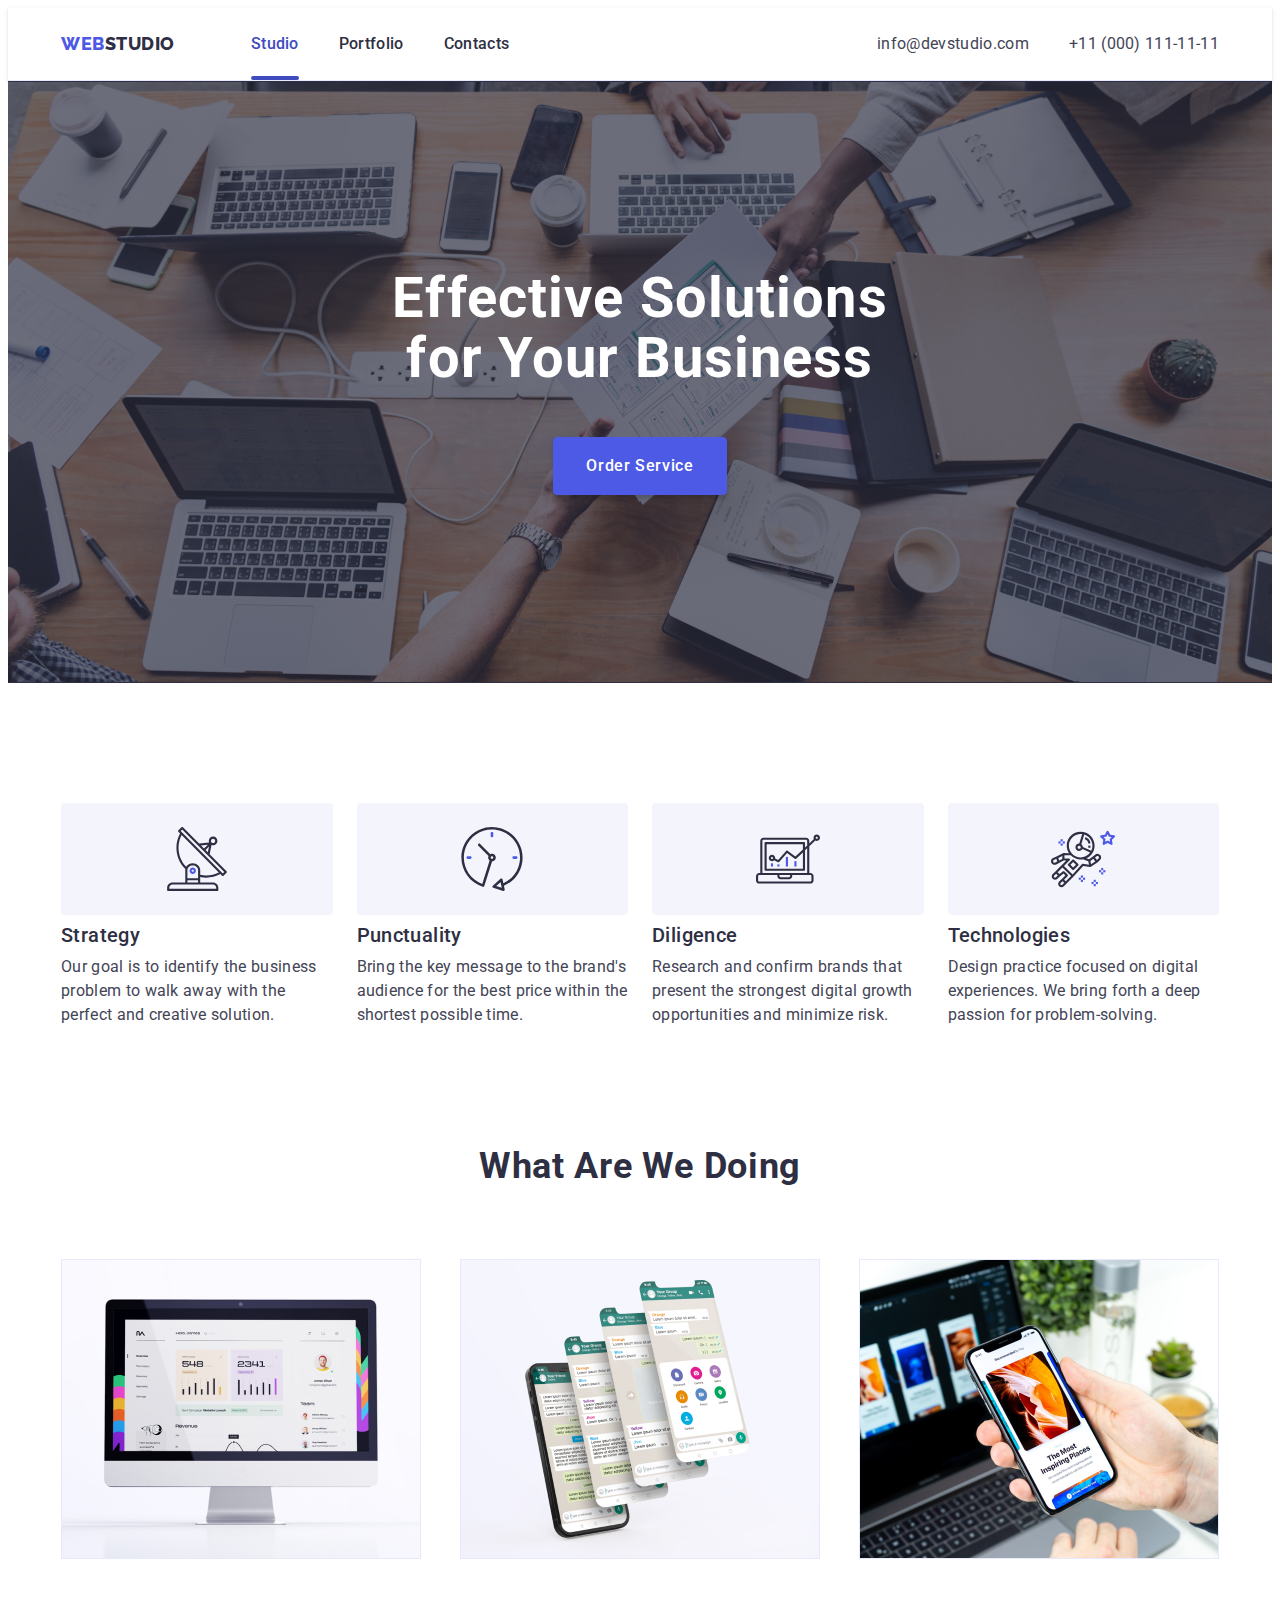
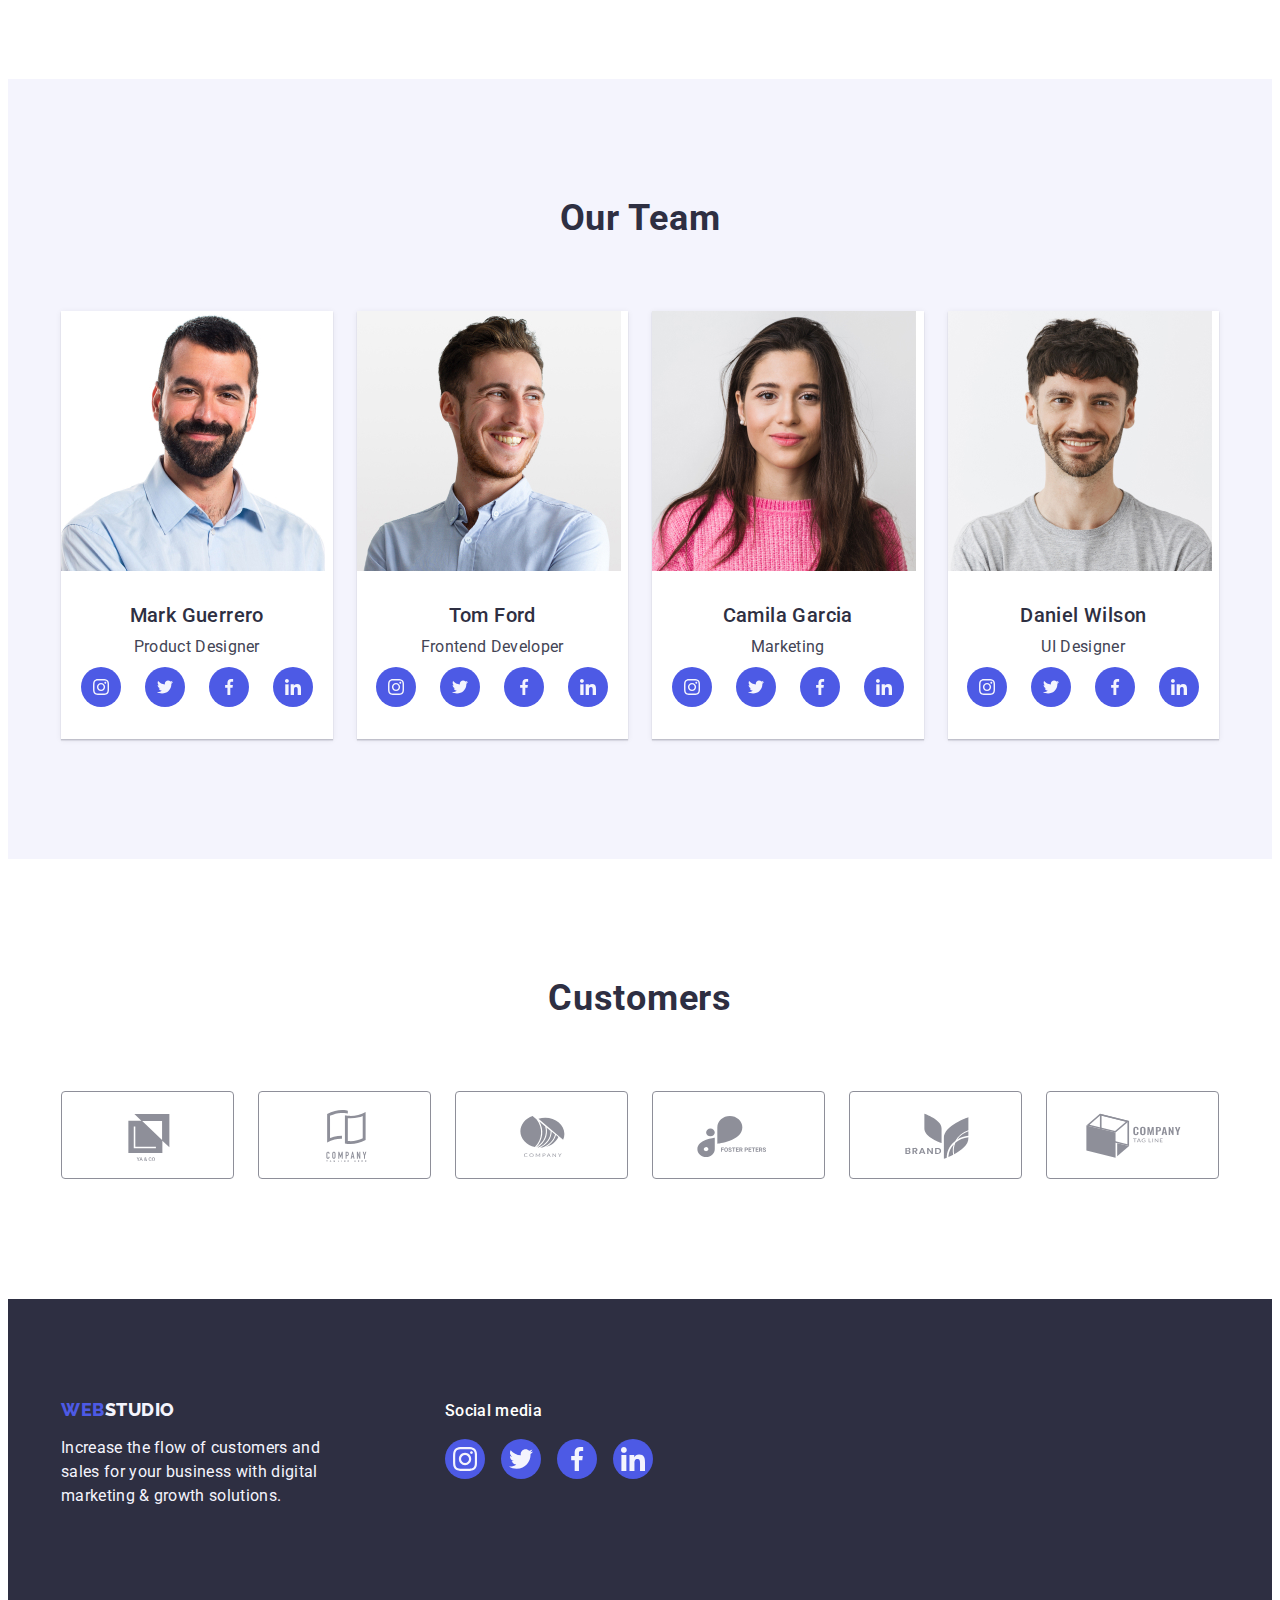
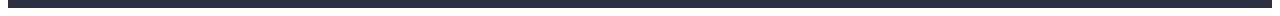
<file: index.html>
<!DOCTYPE html>
<html lang="en">
  <head>
    <meta charset="UTF-8" />
    <meta name="viewport" content="width=device-width, initial-scale=1.0" />
    <title>WebStudio</title>
    <link rel="preconnect" href="https://fonts.googleapis.com" />
    <link rel="preconnect" href="https://fonts.gstatic.com" crossorigin />
    <link
      href="https://fonts.googleapis.com/css2?family=Raleway:wght@800&family=Roboto:wght@400;500;700;900&display=swap"
      rel="stylesheet"
    />
    <link
      rel="stylesheet"
      href="https://cdnjs.cloudflare.com/ajax/libs/modern-normalize/2.0.0/modern-normalize.min.css"
      integrity="sha512-4xo8blKMVCiXpTaLzQSLSw3KFOVPWhm/TRtuPVc4WG6kUgjH6J03IBuG7JZPkcWMxJ5huwaBpOpnwYElP/m6wg=="
      crossorigin="anonymous"
      referrerpolicy="no-referrer"
    />
    <link rel="stylesheet" href="./css/styles.css" />
  </head>
  <body>
    <header class="header">
      <div class="container header-container">
        <nav class="navigation-menu">
          <a href="./index.html" class="logo"
            >Web<span class="logo-dark-accent">Studio</span></a
          >
          <ul class="navigation-menu">
            <li>
              <a href="./index.html" class="navigation-menu-item-link current"
                >Studio</a
              >
            </li>
            <li>
              <a href="./portfolio.html" class="navigation-menu-item-link"
                >Portfolio</a
              >
            </li>
            <li>
              <a href="#contacts" class="navigation-menu-item-link">Contacts</a>
            </li>
          </ul>
        </nav>
        <address>
          <ul class="address-list">
            <li class="address-list-item">
              <a href="mailto:info@devstudio.com">info@devstudio.com</a>
            </li>
            <li class="address-list-item">
              <a href="tel:+110001111111">+11 (000) 111-11-11</a>
            </li>
          </ul>
        </address>
      </div>
    </header>
    <main>
      <!-- #region Hero-->
      <section class="hero-section">
        <div class="container hero-container">
          <h1 class="primary-heading hero-section-heading">
            Effective Solutions for Your Business
          </h1>
          <button type="button" class="button primary-button" data-modal-open>
            Order Service
          </button>
        </div>
      </section>
      <!-- #endregion -->

      <!-- #region Features-->
      <section class="section" id="features">
        <div class="container features-container">
          <h2 class="secondary-heading visually-hidden">Features</h2>
          <ul class="features-list">
            <li class="features-list-item">
              <div class="features-icon">
                <svg width="64px" height="64px">
                  <use href="./images/icons/icons.svg#icon-antenna"></use>
                </svg>
              </div>
              <h3 class="heading-three features-list-item-heading">Strategy</h3>
              <p>
                Our goal is to identify the business problem to walk away with
                the perfect and creative solution.
              </p>
            </li>
            <li class="features-list-item">
              <div class="features-icon">
                <svg width="64px" height="64px">
                  <use href="./images/icons/icons.svg#icon-clock"></use>
                </svg>
              </div>
              <h3 class="heading-three features-list-item-heading">
                Punctuality
              </h3>
              <p>
                Bring the key message to the brand's audience for the best price
                within the shortest possible time.
              </p>
            </li>
            <li class="features-list-item">
              <div class="features-icon">
                <svg width="64px" height="64px">
                  <use href="./images/icons/icons.svg#icon-diagram"></use>
                </svg>
              </div>
              <h3 class="heading-three features-list-item-heading">
                Diligence
              </h3>
              <p>
                Research and confirm brands that present the strongest digital
                growth opportunities and minimize risk.
              </p>
            </li>
            <li class="features-list-item">
              <div class="features-icon">
                <svg width="64px" height="64px">
                  <use href="./images/icons/icons.svg#icon-astronaut"></use>
                </svg>
              </div>
              <h3 class="heading-three features-list-item-heading">
                Technologies
              </h3>
              <p>
                Design practice focused on digital experiences. We bring forth a
                deep passion for problem-solving.
              </p>
            </li>
          </ul>
        </div>
      </section>
      <!-- #endregion -->

      <!-- #region What are we doing-->
      <section id="products" class="products-section">
        <div class="container">
          <h2 class="secondary-heading products-heading">What are we doing</h2>
          <ul class="products-list">
            <li>
              <img
                src="./images/products/img_1.jpg"
                alt="iMac"
                width="360"
                height="300"
              />
            </li>
            <li>
              <img
                src="./images/products/img_2.jpg"
                alt="iPhone"
                width="360"
                height="300"
              />
            </li>
            <li>
              <img
                src="./images/products/img_3.jpg"
                alt="macbook pro"
                width="360"
                height="300"
              />
            </li>
          </ul>
        </div>
      </section>
      <!-- #endregion -->

      <!-- #region Our Team-->
      <section class="section team-section" id="contacts">
        <div class="container team-list-container">
          <h2 class="secondary-heading team-heading">Our Team</h2>
          <ul class="team-cards">
            <li class="team-card-item">
              <img
                src="images/team/mark.jpg"
                alt="Mark Guerrero"
                width="264"
                height="260"
              />
              <div class="team-card-content">
                <h3 class="heading-three team-card-item-header">
                  Mark Guerrero
                </h3>
                <p class="team-card-item-role">Product Designer</p>
                <ul class="team-card-contacts">
                  <li>
                    <a class="team-card-contact-link" href="#" target="_blank">
                      <svg class="team-card-contact-icon">
                        <use
                          href="./images/icons/icons.svg#icon-instagram"
                        ></use>
                      </svg>
                    </a>
                  </li>
                  <li>
                    <a class="team-card-contact-link" href="#" target="_blank">
                      <svg class="team-card-contact-icon">
                        <use href="./images/icons/icons.svg#icon-twitter"></use>
                      </svg>
                    </a>
                  </li>
                  <li>
                    <a class="team-card-contact-link" href="#" target="_blank">
                      <svg class="team-card-contact-icon">
                        <use
                          href="./images/icons/icons.svg#icon-facebook"
                        ></use>
                      </svg>
                    </a>
                  </li>
                  <li>
                    <a class="team-card-contact-link" href="#" target="_blank">
                      <svg class="team-card-contact-icon">
                        <use
                          href="./images/icons/icons.svg#icon-linkedin"
                        ></use>
                      </svg>
                    </a>
                  </li>
                </ul>
              </div>
            </li>
            <li class="team-card-item">
              <img
                src="images/team/tom.jpg"
                alt="Tom Ford"
                width="264"
                height="260"
              />
              <div class="team-card-content">
                <h3 class="heading-three team-card-item-header">Tom Ford</h3>
                <p class="team-card-item-role">Frontend Developer</p>
                <ul class="team-card-contacts">
                  <li>
                    <a class="team-card-contact-link" href="#" target="_blank">
                      <svg class="team-card-contact-icon">
                        <use
                          href="./images/icons/icons.svg#icon-instagram"
                        ></use>
                      </svg>
                    </a>
                  </li>
                  <li>
                    <a class="team-card-contact-link" href="#" target="_blank">
                      <svg class="team-card-contact-icon">
                        <use href="./images/icons/icons.svg#icon-twitter"></use>
                      </svg>
                    </a>
                  </li>
                  <li>
                    <a class="team-card-contact-link" href="#" target="_blank">
                      <svg class="team-card-contact-icon">
                        <use
                          href="./images/icons/icons.svg#icon-facebook"
                        ></use>
                      </svg>
                    </a>
                  </li>
                  <li>
                    <a class="team-card-contact-link" href="#" target="_blank">
                      <svg class="team-card-contact-icon">
                        <use
                          href="./images/icons/icons.svg#icon-linkedin"
                        ></use>
                      </svg>
                    </a>
                  </li>
                </ul>
              </div>
            </li>
            <li class="team-card-item">
              <img
                src="images/team/camilla.jpg"
                alt="Camila Garcia"
                width="264"
                height="260"
              />
              <div class="team-card-content">
                <h3 class="heading-three team-card-item-header">
                  Camila Garcia
                </h3>
                <p class="team-card-item-role">Marketing</p>
                <ul class="team-card-contacts">
                  <li>
                    <a class="team-card-contact-link" href="#" target="_blank">
                      <svg class="team-card-contact-icon">
                        <use
                          href="./images/icons/icons.svg#icon-instagram"
                        ></use>
                      </svg>
                    </a>
                  </li>
                  <li>
                    <a class="team-card-contact-link" href="#" target="_blank">
                      <svg class="team-card-contact-icon">
                        <use href="./images/icons/icons.svg#icon-twitter"></use>
                      </svg>
                    </a>
                  </li>
                  <li>
                    <a class="team-card-contact-link" href="#" target="_blank">
                      <svg class="team-card-contact-icon">
                        <use
                          href="./images/icons/icons.svg#icon-facebook"
                        ></use>
                      </svg>
                    </a>
                  </li>
                  <li>
                    <a class="team-card-contact-link" href="#" target="_blank">
                      <svg class="team-card-contact-icon">
                        <use
                          href="./images/icons/icons.svg#icon-linkedin"
                        ></use>
                      </svg>
                    </a>
                  </li>
                </ul>
              </div>
            </li>
            <li class="team-card-item">
              <img
                src="images/team/daniel.jpg"
                alt="Daniel Wilson"
                width="264"
                height="260"
              />
              <div class="team-card-content">
                <h3 class="heading-three team-card-item-header">
                  Daniel Wilson
                </h3>
                <p class="team-card-item-role">UI Designer</p>
                <ul class="team-card-contacts">
                  <li>
                    <a class="team-card-contact-link" href="#" target="_blank">
                      <svg class="team-card-contact-icon">
                        <use
                          href="./images/icons/icons.svg#icon-instagram"
                        ></use>
                      </svg>
                    </a>
                  </li>
                  <li>
                    <a class="team-card-contact-link" href="#" target="_blank">
                      <svg class="team-card-contact-icon">
                        <use href="./images/icons/icons.svg#icon-twitter"></use>
                      </svg>
                    </a>
                  </li>
                  <li>
                    <a class="team-card-contact-link" href="#" target="_blank">
                      <svg class="team-card-contact-icon">
                        <use
                          href="./images/icons/icons.svg#icon-facebook"
                        ></use>
                      </svg>
                    </a>
                  </li>
                  <li>
                    <a class="team-card-contact-link" href="#" target="_blank">
                      <svg class="team-card-contact-icon">
                        <use
                          href="./images/icons/icons.svg#icon-linkedin"
                        ></use>
                      </svg>
                    </a>
                  </li>
                </ul>
              </div>
            </li>
          </ul>
        </div>
      </section>
      <!-- #endregion -->

      <!-- #region Customers-->
      <section class="section customers-section">
        <div class="container">
          <h2 class="secondary-heading customers-heading">Customers</h2>
          <ul class="customers-list">
            <li class="customers-list-item">
              <a class="customers-list-link" href="#" target="_blank">
                <svg class="customers-list-icon" width="104px" height="56px">
                  <use
                    href="./images/icons/icons.svg#icon-customer-ya-n-co"
                  ></use>
                </svg>
              </a>
            </li>
            <li class="customers-list-item">
              <a class="customers-list-link" href="#" target="_blank">
                <svg class="customers-list-icon" width="104px" height="56px">
                  <use
                    href="./images/icons/icons.svg#icon-customer-tagline-here"
                  ></use>
                </svg>
              </a>
            </li>
            <li class="customers-list-item">
              <a class="customers-list-link" href="#" target="_blank">
                <svg class="customers-list-icon" width="104px" height="56px">
                  <use
                    href="./images/icons/icons.svg#icon-customer-slice"
                  ></use>
                </svg>
              </a>
            </li>
            <li class="customers-list-item">
              <a class="customers-list-link" href="#" target="_blank">
                <svg class="customers-list-icon" width="104px" height="56px">
                  <use
                    href="./images/icons/icons.svg#icon-customer-foster-peters"
                  ></use>
                </svg>
              </a>
            </li>
            <li class="customers-list-item">
              <a class="customers-list-link" href="#" target="_blank">
                <svg class="customers-list-icon" width="104px" height="56px">
                  <use
                    href="./images/icons/icons.svg#icon-customer-brand"
                  ></use>
                </svg>
              </a>
            </li>
            <li class="customers-list-item">
              <a class="customers-list-link" href="#" target="_blank">
                <svg class="customers-list-icon" width="104px" height="56px">
                  <use
                    href="./images/icons/icons.svg#icon-customer-tagline"
                  ></use>
                </svg>
              </a>
            </li>
          </ul>
        </div>
      </section>
      <!-- #endregion -->
    </main>
    <footer class="footer">
      <div class="container footer-container">
        <div>
          <a href="./index.html" class="logo footer-logo">
            Web<span class="logo-light-accent">Studio</span></a
          >
          <p class="footer-text">
            Increase the flow of customers and sales for your business with
            digital marketing & growth solutions.
          </p>
        </div>

        <div class="social-media-links">
          <p>Social media</p>
          <ul class="social-media-list">
            <li>
              <a class="social-media-link" href="#" target="_blank">
                <svg class="social-media-icon">
                  <use href="./images/icons/icons.svg#icon-instagram"></use>
                </svg>
              </a>
            </li>
            <li>
              <a class="social-media-link" href="#" target="_blank">
                <svg class="social-media-icon">
                  <use href="./images/icons/icons.svg#icon-twitter"></use>
                </svg>
              </a>
            </li>
            <li>
              <a class="social-media-link" href="#" target="_blank">
                <svg class="social-media-icon">
                  <use href="./images/icons/icons.svg#icon-facebook"></use>
                </svg>
              </a>
            </li>
            <li>
              <a class="social-media-link" href="#" target="_blank">
                <svg class="social-media-icon">
                  <use href="./images/icons/icons.svg#icon-linkedin"></use>
                </svg>
              </a>
            </li>
          </ul>
        </div>
      </div>
    </footer>

    <div class="backdrop is-hidden" data-modal>
      <div class="modal">
        <button class="modal-close-button" data-modal-close>
          <svg class="modal-close-button-cross" width="8" height="8">
            <use href="./images/icons/icons.svg#cross"></use>
          </svg>
        </button>
      </div>
    </div>

    <script src="./js/modal.js"></script>
  </body>
</html>
</file>
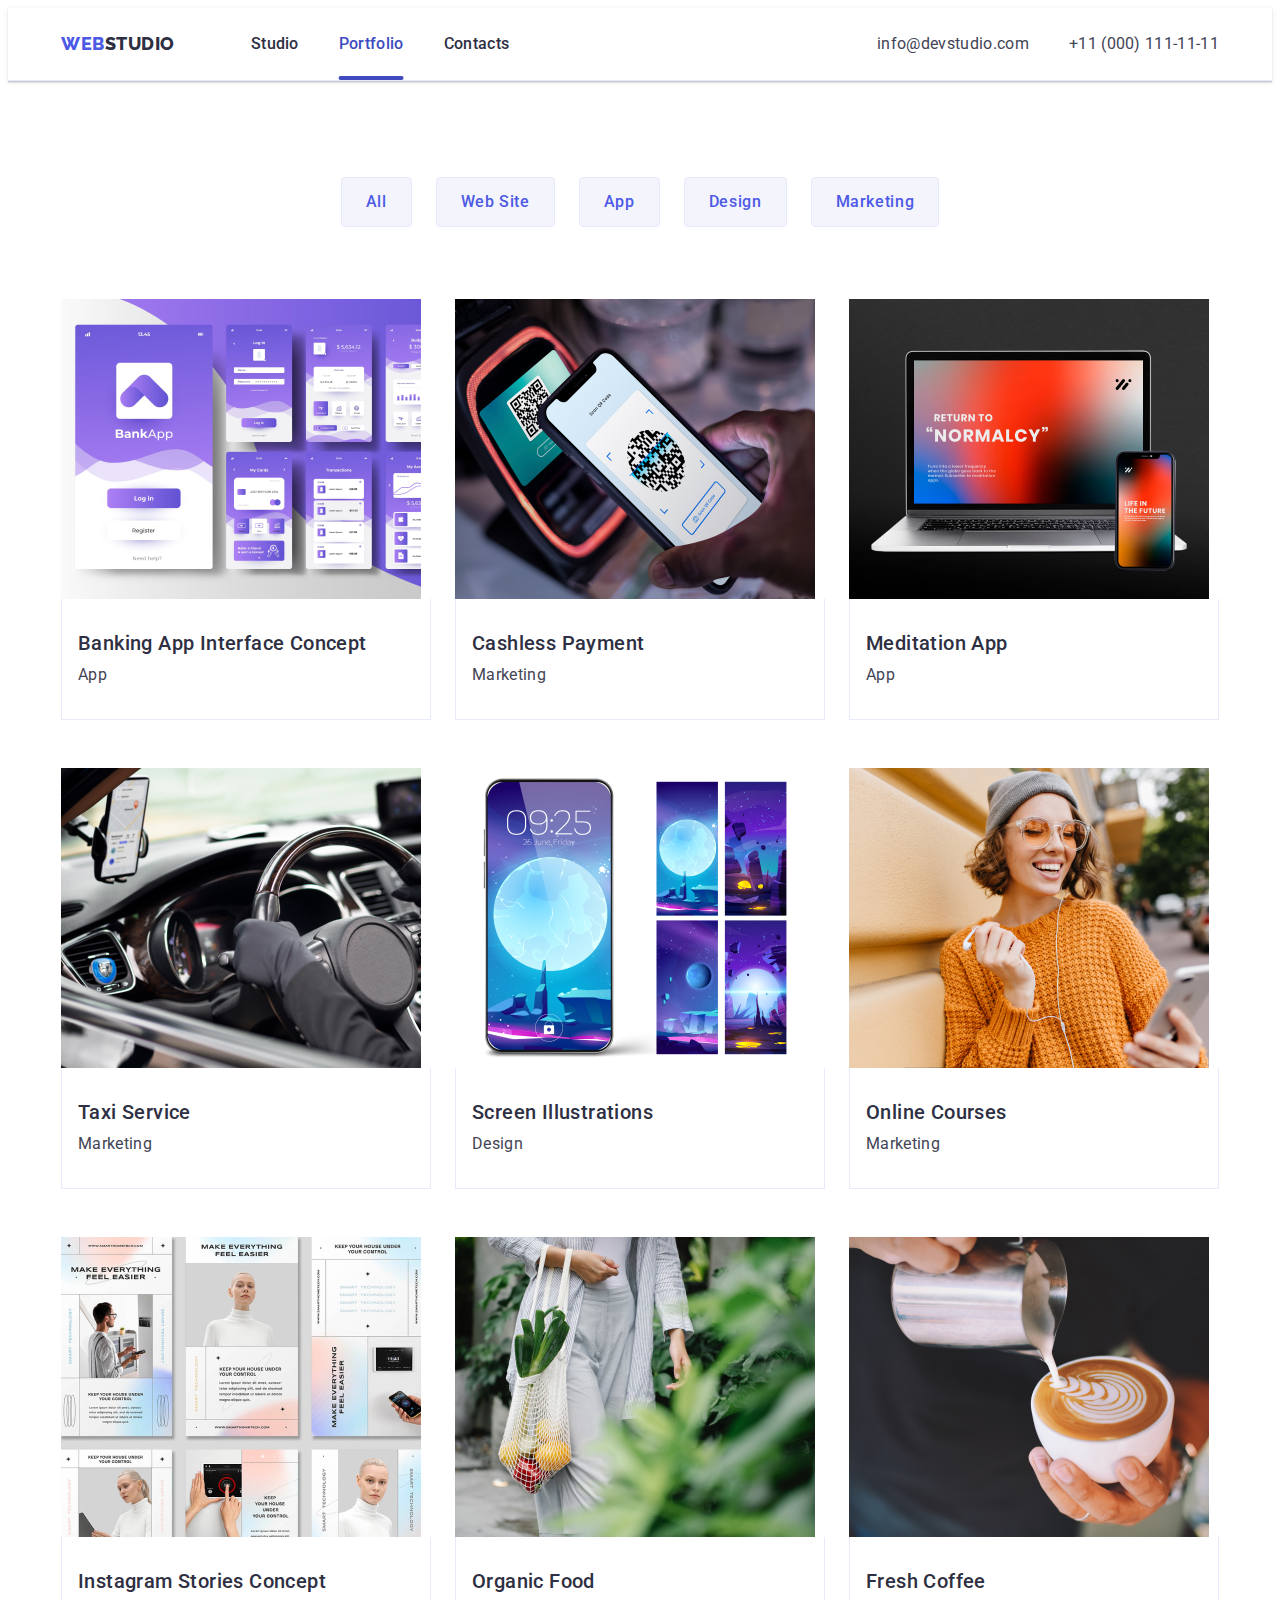
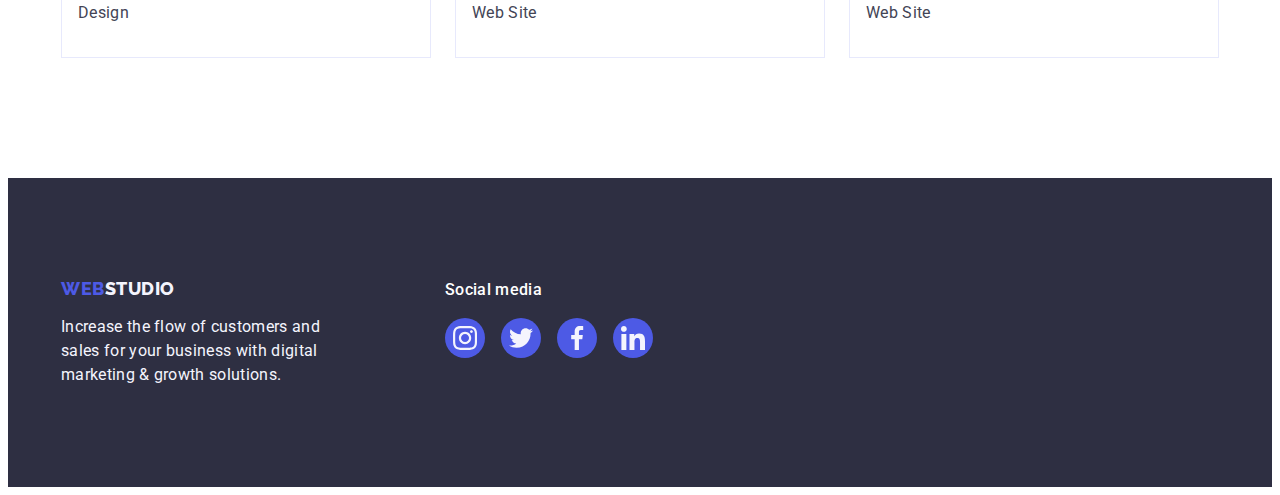
<file: portfolio.html>
<!DOCTYPE html>
<html lang="en">
  <head>
    <meta charset="UTF-8" />
    <meta name="viewport" content="width=device-width, initial-scale=1.0" />
    <title>Portfolio</title>
    <link rel="preconnect" href="https://fonts.googleapis.com" />
    <link rel="preconnect" href="https://fonts.gstatic.com" crossorigin />
    <link
      href="https://fonts.googleapis.com/css2?family=Raleway:wght@800&family=Roboto:wght@400;500;700;900&display=swap"
      rel="stylesheet"
    />
    <link
      rel="stylesheet"
      href="https://cdnjs.cloudflare.com/ajax/libs/modern-normalize/2.0.0/modern-normalize.min.css"
      integrity="sha512-4xo8blKMVCiXpTaLzQSLSw3KFOVPWhm/TRtuPVc4WG6kUgjH6J03IBuG7JZPkcWMxJ5huwaBpOpnwYElP/m6wg=="
      crossorigin="anonymous"
      referrerpolicy="no-referrer"
    />
    <link rel="stylesheet" href="./css/styles.css" />
  </head>
  <body>
    <header class="header">
      <div class="container header-container">
        <nav class="navigation-menu">
          <a href="./index.html" class="logo"
            >Web<span class="logo-dark-accent">Studio</span></a
          >
          <ul class="navigation-menu">
            <li class="navigation-menu-item-link">
              <a href="./index.html">Studio</a>
            </li>
            <li class="navigation-menu-item-link current">
              <a href="./portfolio.html">Portfolio</a>
            </li>
            <li class="navigation-menu-item-link">
              <a href="#contacts">Contacts</a>
            </li>
          </ul>
        </nav>
        <address>
          <ul class="address-list">
            <li class="address-list-item">
              <a href="mailto:info@devstudio.com">info@devstudio.com</a>
            </li>
            <li class="address-list-item">
              <a href="tel:+110001111111">+11 (000) 111-11-11</a>
            </li>
          </ul>
        </address>
      </div>
    </header>
    <main>
      <!-- #Filters -->

      <section class="portfolio-section">
        <div class="container">
          <h1 class="primary-heading visually-hidden">Filters</h1>
          <ul class="filter-items-list">
            <li>
              <button type="button" class="button filter-button">All</button>
            </li>
            <li>
              <button type="button" class="button filter-button">
                Web Site
              </button>
            </li>
            <li>
              <button type="button" class="button filter-button">App</button>
            </li>
            <li>
              <button type="button" class="button filter-button">Design</button>
            </li>
            <li>
              <button type="button" class="button filter-button">
                Marketing
              </button>
            </li>
          </ul>

          <ul class="project-cards">
            <li class="project-card-item">
              <a href="#">
                <div class="project-image-wrapper">
                  <img
                    src="./images/portfolio/card-1-1.jpg"
                    alt="Banking App Interface Concept"
                    width="360"
                    height="300"
                  />
                  <div class="project-image-overlay">
                    <p class="project-image-overlay-text">
                      Lorem ipsum dolor sit amet, consectetur adipisicing elit.
                      Facere sed provident vero dolores accusamus perferendis.
                    </p>
                  </div>
                </div>
                <div class="project-card-content">
                  <h2 class="secondary-heading project-name">
                    Banking App Interface Concept
                  </h2>
                  <p class="project-type">App</p>
                </div>
              </a>
            </li>

            <li class="project-card-item">
              <a href="#">
                <div class="project-image-wrapper">
                  <img
                    src="./images/portfolio/card-1-2.jpg"
                    alt="Cashless Payment"
                    width="360"
                    height="300"
                  />
                  <div class="project-image-overlay">
                    <p class="project-image-overlay-text">
                      Lorem ipsum dolor sit amet, consectetur adipisicing elit.
                      Facere sed provident vero dolores accusamus perferendis.
                    </p>
                  </div>
                </div>
                <div class="project-card-content">
                  <h2 class="secondary-heading project-name">
                    Cashless Payment
                  </h2>
                  <p class="project-type">Marketing</p>
                </div>
              </a>
            </li>
            <li class="project-card-item">
              <a href="#">
                <div class="project-image-wrapper">
                  <img
                    src="./images/portfolio/card-1-3.jpg"
                    alt="Meditation App"
                    width="360"
                    height="300"
                  />
                  <div class="project-image-overlay">
                    <p class="project-image-overlay-text">
                      Lorem ipsum dolor sit amet, consectetur adipisicing elit.
                      Facere sed provident vero dolores accusamus perferendis.
                    </p>
                  </div>
                </div>
                <div class="project-card-content">
                  <h2 class="secondary-heading project-name">Meditation App</h2>
                  <p class="project-type">App</p>
                </div>
              </a>
            </li>
            <li class="project-card-item">
              <a href="#">
                <div class="project-image-wrapper">
                  <img
                    src="./images/portfolio/card-2-1.jpg"
                    alt="Taxi Service"
                    width="360"
                    height="300"
                  />
                  <div class="project-image-overlay">
                    <p class="project-image-overlay-text">
                      Lorem ipsum dolor sit amet, consectetur adipisicing elit.
                      Facere sed provident vero dolores accusamus perferendis.
                    </p>
                  </div>
                </div>
                <div class="project-card-content">
                  <h2 class="secondary-heading project-name">Taxi Service</h2>
                  <p class="project-type">Marketing</p>
                </div>
              </a>
            </li>
            <li class="project-card-item">
              <a href="#">
                <div class="project-image-wrapper">
                  <img
                    src="./images/portfolio/card-2-2.jpg"
                    alt="Screen Illustrations"
                    width="360"
                    height="300"
                  />
                  <div class="project-image-overlay">
                    <p class="project-image-overlay-text">
                      Lorem ipsum dolor sit amet, consectetur adipisicing elit.
                      Facere sed provident vero dolores accusamus perferendis.
                    </p>
                  </div>
                </div>
                <div class="project-card-content">
                  <h2 class="secondary-heading project-name">
                    Screen Illustrations
                  </h2>
                  <p class="project-type">Design</p>
                </div>
              </a>
            </li>
            <li class="project-card-item">
              <a href="#">
                <div class="project-image-wrapper">
                  <img
                    src="./images/portfolio/card-2-3.jpg"
                    alt="Online Courses"
                    width="360"
                    height="300"
                  />
                  <div class="project-image-overlay">
                    <p class="project-image-overlay-text">
                      Lorem ipsum dolor sit amet, consectetur adipisicing elit.
                      Facere sed provident vero dolores accusamus perferendis.
                    </p>
                  </div>
                </div>
                <div class="project-card-content">
                  <h2 class="secondary-heading project-name">Online Courses</h2>
                  <p class="project-type">Marketing</p>
                </div>
              </a>
            </li>
            <li class="project-card-item">
              <a href="#">
                <div class="project-image-wrapper">
                  <img
                    src="./images/portfolio/card-3-1.jpg"
                    alt="Instagram Stories Concept"
                    width="360"
                    height="300"
                  />
                  <div class="project-image-overlay">
                    <p class="project-image-overlay-text">
                      Lorem ipsum dolor sit amet, consectetur adipisicing elit.
                      Facere sed provident vero dolores accusamus perferendis.
                    </p>
                  </div>
                </div>
                <div class="project-card-content">
                  <h2 class="secondary-heading project-name">
                    Instagram Stories Concept
                  </h2>
                  <p class="project-type">Design</p>
                </div>
              </a>
            </li>
            <li class="project-card-item">
              <a href="#">
                <div class="project-image-wrapper">
                  <img
                    src="./images/portfolio/card-3-2.jpg"
                    alt="Organic Food"
                    width="360"
                    height="300"
                  />
                  <div class="project-image-overlay">
                    <p class="project-image-overlay-text">
                      Lorem ipsum dolor sit amet, consectetur adipisicing elit.
                      Facere sed provident vero dolores accusamus perferendis.
                    </p>
                  </div>
                </div>
                <div class="project-card-content">
                  <h2 class="secondary-heading project-name">Organic Food</h2>
                  <p class="project-type">Web Site</p>
                </div>
              </a>
            </li>
            <li class="project-card-item">
              <a href="#">
                <div class="project-image-wrapper">
                  <img
                    src="./images/portfolio/card-3-3.jpg"
                    alt="Fresh Coffee"
                    width="360"
                    height="300"
                  />
                  <div class="project-image-overlay">
                    <p class="project-image-overlay-text">
                      Lorem ipsum dolor sit amet, consectetur adipisicing elit.
                      Facere sed provident vero dolores accusamus perferendis.
                    </p>
                  </div>
                </div>
                <div class="project-card-content">
                  <h2 class="secondary-heading project-name">Fresh Coffee</h2>
                  <p class="project-type">Web Site</p>
                </div>
              </a>
            </li>
          </ul>
        </div>
      </section>
      <!-- #endregion -->
    </main>
    <footer class="footer">
      <div class="container footer-container">
        <div>
          <a href="./index.html" class="logo footer-logo">
            Web<span class="logo-light-accent">Studio</span></a
          >
          <p class="footer-text">
            Increase the flow of customers and sales for your business with
            digital marketing & growth solutions.
          </p>
        </div>

        <div class="social-media-links">
          <p>Social media</p>
          <ul class="social-media-list">
            <li>
              <a class="social-media-link" href="#" target="_blank">
                <svg class="social-media-icon">
                  <use href="./images/icons/icons.svg#icon-instagram"></use>
                </svg>
              </a>
            </li>
            <li>
              <a class="social-media-link" href="#" target="_blank">
                <svg class="social-media-icon">
                  <use href="./images/icons/icons.svg#icon-twitter"></use>
                </svg>
              </a>
            </li>
            <li>
              <a class="social-media-link" href="#" target="_blank">
                <svg class="social-media-icon">
                  <use href="./images/icons/icons.svg#icon-facebook"></use>
                </svg>
              </a>
            </li>
            <li>
              <a class="social-media-link" href="#" target="_blank">
                <svg class="social-media-icon">
                  <use href="./images/icons/icons.svg#icon-linkedin"></use>
                </svg>
              </a>
            </li>
          </ul>
        </div>
      </div>
    </footer>
  </body>
</html>
</file>
<file: css/styles.css>
:root {
  --iris: #4d5ae5;
  --ocean: #404bbf;
  --navy-blue: #2e2f42;
  --navy-blue-rgb: 46, 47, 66;
  --green: #31d0aa;
  --slate: #434455;
  --light-slate: #8e8f99;
  --cornflower: #e7e9fc;
  --cloud: #f4f4fd;
  --navy-blue-modal: rgba(46, 47, 66, 0.4);
  --grey: rgba(46, 47, 66, 0.7);
  --white: #fff;
  --dairy: #fcfcfc;
  --font-family: "Roboto", sans-serif;
  --second-family: "Raleway", sans-serif;
}

h1,
h2,
h3,
h4,
h5,
h6,
p {
  margin: 0;
}

body {
  font-family: var(--font-family);
  font-size: 16px;
  line-height: 1.5;
  letter-spacing: 0.02em;
  color: var(--slate);
  background-color: var(--white);
}

a {
  text-decoration: none;
  color: inherit;

  transition-property: color;
  transition-duration: 250ms;
  transition-timing-function: cubic-bezier(0.4, 0, 0.2, 1);
}

a:hover,
a:focus {
  color: var(--ocean);
}

address {
  font-style: normal;
}

ul {
  list-style: none;
  padding-left: 0;
  margin: 0;
}

img {
  display: block;
  max-width: 100%;
}

.container {
  max-width: 1158px;
  margin-left: auto;
  margin-right: auto;
  padding-left: 14px;
  padding-right: 14px;
}

.header {
  box-sizing: border-box;
  border-bottom: 1px solid var(--cornflower);
  box-shadow: 0 1px 6px 0 rgba(46, 47, 66, 0.08),
    0 1px 1px 0 rgba(46, 47, 66, 0.16), 0 2px 1px 0 rgba(46, 47, 66, 0.08);
}

.header-container {
  display: flex;
  justify-content: space-between;
  align-items: center;
  gap: 76px;
}

.header-container > nav {
  display: flex;
  align-items: center;
  justify-content: space-between;
  gap: 76px;
}

.primary-heading {
  font-size: 56px;
  line-height: 1.07;
  text-align: center;
  letter-spacing: 0.02em;
}

.secondary-heading {
  font-size: 36px;
  line-height: 1.11;
  letter-spacing: 0.02em;
  text-transform: capitalize;
  text-align: center;
  color: var(--navy-blue);
}

.heading-three {
  font-weight: 500;
  font-size: 20px;
  line-height: 1.2;
  letter-spacing: 0.02em;
  color: var(--navy-blue);
}

.project-name {
  font-weight: 500;
  font-size: 20px;
  text-align: left;
  line-height: 1.2;
  letter-spacing: 0.02em;
  color: var(--navy-blue);
  margin-bottom: 8px;
}

.logo {
  font-family: var(--second-family);
  font-weight: 800;
  font-size: 18px;
  line-height: 1.17;
  letter-spacing: 0.03em;
  text-transform: uppercase;
  color: var(--iris);
}

.logo-dark-accent {
  color: var(--navy-blue);
}

.logo-light-accent {
  color: var(--cloud);
}

.navigation {
  display: flex;
  align-items: center;
  gap: 76px;
}

.navigation-menu {
  display: flex;
  align-items: center;
  gap: 40px;
}

.address-list {
  display: flex;
  align-items: center;
  gap: 40px;
}

.address-list-item {
  padding: 24px 0;
  display: block;
}

.navigation-menu-item-link {
  font-weight: 500;
  color: var(--navy-blue);
  padding: 24px 0;
  position: relative;
  display: block;
}
.current {
  color: var(--ocean);
}

.current::after {
  content: "";
  position: absolute;
  bottom: 0;
  left: 50%;
  transform: translateX(-50%);
  width: 100%;
  height: 4px;
  border-radius: 2px;
  background-color: var(--ocean);
  display: block;
}

.visually-hidden {
  position: absolute;
  width: 1px;
  height: 1px;
  margin: -1px;
  border: 0;
  padding: 0;
  white-space: nowrap;
  clip-path: inset(100%);
  clip: rect(0 0 0 0);
  overflow: hidden;
}

.button {
  font-family: inherit;
  font-weight: 500;
  font-size: 16px;
  line-height: 1.5;
  letter-spacing: 0.04em;
  border: 1px solid var(--cornflower);
  border-radius: 4px;
  cursor: pointer;
  background-color: var(--cloud);
  color: var(--iris);
  padding: 12px 24px;

  transition-property: background-color border color;
  transition-duration: 200ms;
  transition-timing-function: cubic-bezier(0.4, 0, 0.2, 1);
}

.button:hover,
.button:focus {
  background-color: var(--ocean);
  border: 1px solid var(--ocean);
  color: var(--white);
  box-shadow: 0 2px 2px 0 rgba(0, 0, 0, 0.12), 0 2px 1px 0 rgba(0, 0, 0, 0.08),
    0 3px 1px 0 rgba(0, 0, 0, 0.1);
}

.primary-button {
  color: var(--white);
  border-radius: 4px;
  border: 1px solid var(--iris);
  padding: 16px 32px;
  background-color: var(--iris);
  box-shadow: 0 4px 4px 0 rgba(0, 0, 0, 0.15);
}

.section {
  padding: 120px 0;
}

.hero-section {
  background-color: var(--navy-blue);
  padding-top: 188px;
  padding-bottom: 188px;
  background-image: linear-gradient(
      rgba(46, 47, 66, 0.7),
      rgba(46, 47, 66, 0.7)
    ),
    url(../images/people-office.jpg);
  background-position: center;
  background-size: 1440px auto;
  background-repeat: no-repeat;
}

.hero-container {
  display: flex;
  flex-direction: column;
  align-items: center;
}

.hero-section-heading {
  color: var(--white);
  max-width: 496px;
  text-align: center;
  margin-bottom: 48px;
}

/* features */
.features-list {
  display: flex;
  justify-content: space-between;
  gap: 24px;
}

.features-list-item {
  width: calc(100% - 3 * 24px / 4);
}

.features-icon {
  background-color: var(--cloud);
  height: 112px;
  display: flex;
  justify-content: center;
  align-items: center;
  margin-bottom: 8px;
  border-radius: 4px;
}

.features-icon > svg {
  display: block;
}

/* end features */

/* products */
.products-heading {
  margin-bottom: 72px;
}

.products-section {
  padding-bottom: 120px;
}

.features-list-item-heading {
  margin-bottom: 8px;
}

.products-list {
  display: flex;
  justify-content: space-between;
  gap: 24px;
}
/* end products */

/* team */
.team-section {
  background-color: var(--cloud);
}

.team-heading {
  margin-bottom: 72px;
}

.team-cards {
  text-align: center;
  display: flex;
  justify-content: space-between;
}

.team-card-item {
  background-color: var(--white);
  width: calc((100% - 3 * 24px) / 4);
  box-shadow: 0 2px 1px 0 rgba(46, 47, 66, 0.08),
    0 1px 1px 0 rgba(46, 47, 66, 0.16), 0 1px 6px 0 rgba(46, 47, 66, 0.08);
}

.team-card-item-header {
  display: block;
  margin-bottom: 8px;
}

.team-card-item-role {
  margin-bottom: 8px;
}

.team-card-content {
  background-color: var(--whtie);
  padding: 32px 16px;
}

.team-card-contacts {
  display: flex;
  justify-content: center;
  gap: 24px;
}

.team-card-contact-link {
  background-color: var(--iris);
  border-radius: 50%;
  width: 40px;
  height: 40px;
  display: flex;
  justify-content: center;
  align-items: center;

  transition-property: background-color;
  transition-duration: 250ms;
  transition-timing-function: cubic-bezier(0.4, 0, 0.2, 1);
}

.team-card-contact-link:hover,
.team-card-contact-link:focus {
  background-color: var(--ocean);
}

.team-card-contact-icon {
  width: 16px;
  height: 16px;
  fill: var(--cloud);
}
/* end team */

/* customers */
.customers-list {
  display: flex;
  justify-content: center;
  gap: 24px;
}

.customers-heading {
  margin-bottom: 72px;
}

.customers-list-item {
  width: calc((100% - 5 * 24px) / 6);
  height: 88px;
}

.customers-list-item > a {
  width: 100%;
  height: 100%;
  display: flex;
  justify-content: center;
  align-items: center;
  box-sizing: border-box;
  border: 1px solid var(--light-slate);
  border-radius: 4px;

  transition-property: border-top-color, border-bottom-color, border-left-color,
    border-right-color;
  transition-duration: 250ms;
  transition-timing-function: cubic-bezier(0.4, 0, 0.2, 1);
}

.customers-list-item:hover > a,
.customers-list-item:focus > a {
  border-color: var(--ocean);
}

.customers-list-icon {
  fill: var(--light-slate);

  transition-property: fill;
  transition-duration: 250ms;
  transition-timing-function: cubic-bezier(0.4, 0, 0.2, 1);
}

.customers-list-item:hover .customers-list-icon,
.customers-list-item:focus .customers-list-icon {
  fill: var(--ocean);
}

.social-media-links {
  margin-left: 120px;
}

.social-media-links > p {
  color: var(--white);
  margin-bottom: 16px;
  font-weight: 500;
}

.social-media-list {
  display: flex;
  gap: 16px;
}

.social-media-link {
  background-color: var(--iris);
  border-radius: 50%;
  width: 40px;
  height: 40px;
  display: flex;
  justify-content: center;
  align-items: center;

  transition-property: background-color;
  transition-duration: 250ms;
  transition-timing-function: cubic-bezier(0.4, 0, 0.2, 1);
}

.social-media-link:hover,
.social-media-link:focus {
  background-color: var(--green);
}

.social-media-icon {
  width: 24px;
  height: 24px;
  fill: var(--cloud);
}
/* end customers */

/* portfolio page */

.portfolio-section {
  padding-top: 96px;
  padding-bottom: 120px;
}

.filter-items-list {
  display: flex;
  justify-content: center;
  gap: 24px;
  margin-bottom: 72px;
}

.project-cards {
  display: flex;
  flex-wrap: wrap;
  column-gap: 24px;
  row-gap: 48px;
}

.project-type {
  color: var(--slate);
  text-decoration: none;
}

.project-image-wrapper {
  position: relative;
  overflow: hidden;
}

.project-image-overlay {
  position: absolute;
  top: 0;
  left: 0;
  width: 100%;
  height: 100%;
  background-color: var(--iris);
  padding: 40px 32px;
  transform: translateY(100%);
  transition: 250ms ease-in;
}

.project-image-overlay-text {
  color: var(--cloud);
}

.project-card-item {
  width: calc((100% - 2 * 24px) / 3);

  transition-property: box-shadow;
  transition-duration: 250ms;
  transition-timing-function: cubic-bezier(0.4, 0, 0.2, 1);
}

.project-card-item:hover,
.project-card-item:focus {
  box-shadow: 0 2px 1px 0 rgba(46, 47, 66, 0.08),
    0 1px 1px 0 rgba(46, 47, 66, 0.16), 0 1px 6px 0 rgba(46, 47, 66, 0.08);
  background: var(--white);
}

.project-card-item > a > img {
  max-width: 100%;
}

.project-card-item:hover .project-image-overlay,
.project-card-item:focus .project-image-overlay {
  transform: translateY(0);
}

.project-card-content {
  padding: 32px 16px;
  border: 1px solid var(--cornflower);
  border-top: none;
}
/* end portfolio page */

/* modal */

.backdrop {
  position: fixed;
  top: 0;
  left: 0;
  width: 100%;
  height: 100%;
  background-color: var(--navy-blue-modal);

  transition-property: opacity visibility;
  transition-duration: 250ms;
  transition-timing-function: cubic-bezier(0.4, 0, 0.2, 1);
}

.is-hidden {
  opacity: 0;
  pointer-events: none;
  visibility: hidden;

  transition-property: opacity, visibility;
  transition-duration: 250ms;
  transition-timing-function: cubic-bezier(0.4, 0, 0.2, 1);
}

.modal {
  position: absolute;
  top: calc(50% - 292px);
  left: calc(50% - 204px);
  min-height: 584px;
  max-width: 408px;
  width: 100%;
  background-color: var(--dairy);
  border-radius: 4px;
}

.modal-close-button {
  position: absolute;
  top: 24px;
  right: 24px;
  border-radius: 50%;
  background-color: var(--cornflower);
  border: rgba(0, 0, 0, 0.1) solid 1px;
  box-sizing: border-box;
  display: flex;
  justify-content: center;
  align-items: center;
  width: 24px;
  height: 24px;
  padding: 0;

  transition-property: background-color border-color;
  transition-duration: 250ms;
  transition-timing-function: cubic-bezier(0.4, 0, 0.2, 1);
}

.modal-close-button-cross {
  fill: var(--navy-blue-modal);

  transition-property: fill;
  transition-duration: 250ms;
  transition-timing-function: cubic-bezier(0.4, 0, 0.2, 1);
}

.modal-close-button:hover,
.modal-close-button:focus {
  background-color: var(--ocean);
  border-color: var(--ocean);
}

.modal-close-button:hover > .modal-close-button-cross,
.modal-close-button:focus > .modal-close-button-cross {
  fill: var(--white);
}
/* end modal */

/* footer */

.footer {
  background-color: var(--navy-blue);
  color: var(--cloud);
  padding: 100px 0;
}

.footer-logo {
  display: inline-block;
  margin-bottom: 16px;
}

.footer-text {
  width: 264px;
}

.footer-container {
  display: flex;
}

/* end footer */
</file>
